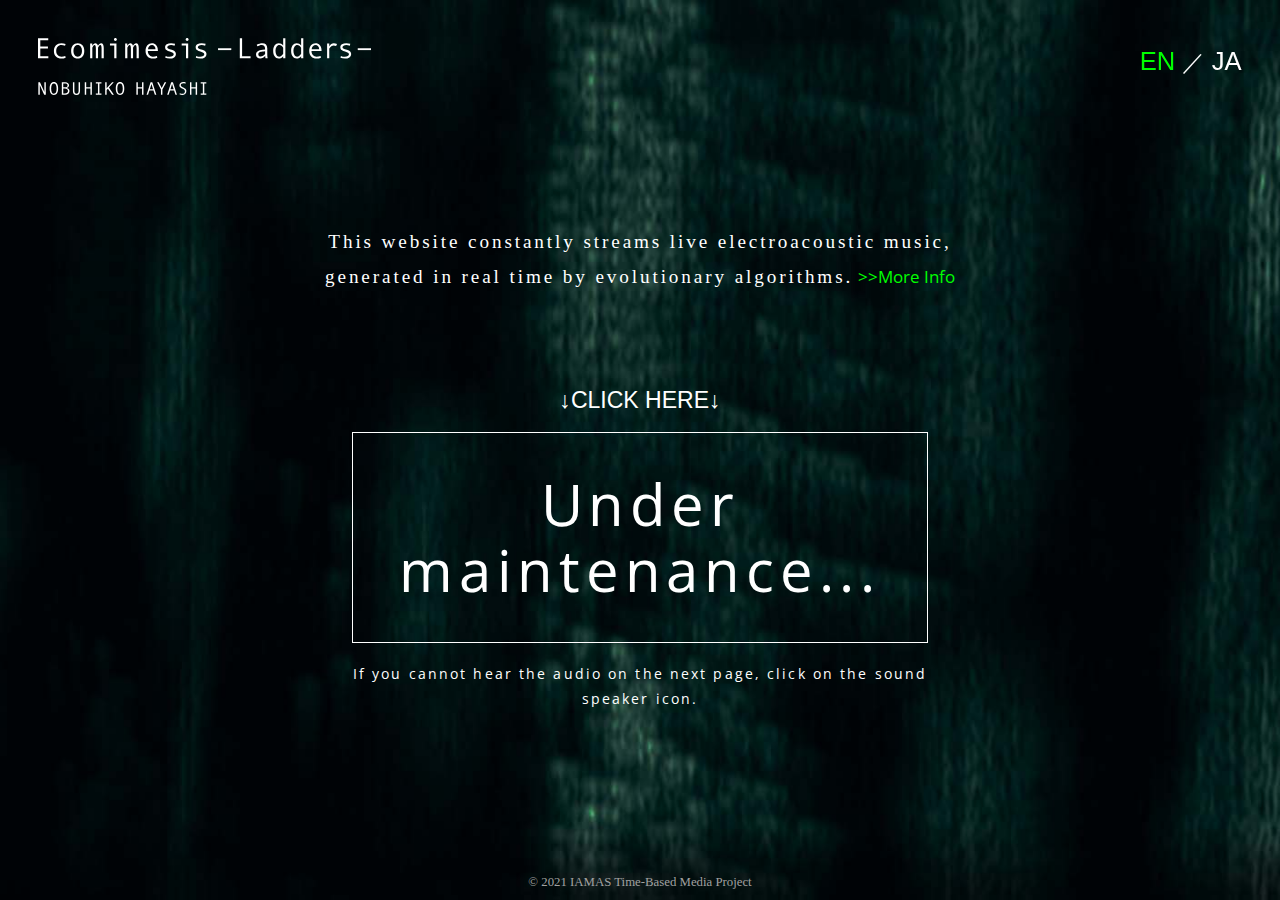
<file: index.html>
<!DOCTYPE html>
<html lang="en">
<head>
    <meta charset="utf-8">
    <title>Ecomimesis —Ladders—</title>
    <link href="destyle.css" rel="stylesheet" />
    <link href="style_ind.css" rel="stylesheet" />
    <!-- google font -->
    <link rel="preconnect" href="https://fonts.googleapis.com">
    <link rel="preconnect" href="https://fonts.gstatic.com" crossorigin>
    <link href="https://fonts.googleapis.com/css2?family=Open+Sans:wght@300&display=swap" rel="stylesheet">
    <link href="https://fonts.googleapis.com/css2?family=Open+Sans:wght@300&family=Shippori+Mincho:wght@500&display=swap" rel="stylesheet">
    <!-- google font -->
    <meta name="description" content=""Ecomimesis —Ladders—" by Nobuhiko Hayashi. This website constantly streams live electroacoustic music, generated in real time by evolutionary algorithms." />
    <meta name="keywords" content="Ecomimesis, Ladders, genetic algorism, genelative music IAMAS, Hayashi Nobuhiko" />
    <meta name="viewport" content="widght=360">
    
</head>
    <link rel="icon" href="favicon.ico">
<body>
    <div class="parent">
      <div class="child child1">
        <div class="grandchild grandchild1-1">
          <a href="index.html">
          <img src="img/ecomimesis_titleLogo.svg">
          </a>
        </div>
        <div class="grandchild grandchild1-2">
          <nobr style="color:#00ff00;">
            EN
          </nobr>
          <nobr style="font-size:90%;">
            ／
          </nobr>
          <a href="index_ja.html">
            <nobr>
              JA
            </nobr>
          </a> 
        </div>
      </div>
      <div class="child child2">
        <p><span style="letter-spacing: 0.15em;">This website constantly streams live electroacoustic music, generated in real time by evolutionary algorithms.</span>
          <a href="info.html"><span style="font-family: 'Open Sans', sans-serif;
              font-size:90%; color:#00ff00; text-align: right;" class="moreInfo">>>More Info
          </span></a>
        </p>
      </div>
      <div class="child child3">      
        <nobr><p>
        ↓CLICK HERE↓
        </p></nobr>
      </div>
      <div class="child child4">
        <div class="btnEf">
          <div class="btn">
          <nobr><!--<a href="http://202.43.245.239/">
            LIVE STREAMING
          </a>--></nobr>
            Under maintenance...
          </div>
        </div>  
      </div>
      <div class="child child5">
        <p>If you cannot hear the audio on the next page, click on the sound speaker icon.
        </p>
      </div>  
    </div>
    <div class="copy">
      <nobr><span style="font-family:'Times New Roman', 'Times'; font-size:100%;">&copy;</span> 2021 IAMAS Time-Based Media Project</nobr>
  </div>

</body>
</html>
</file>
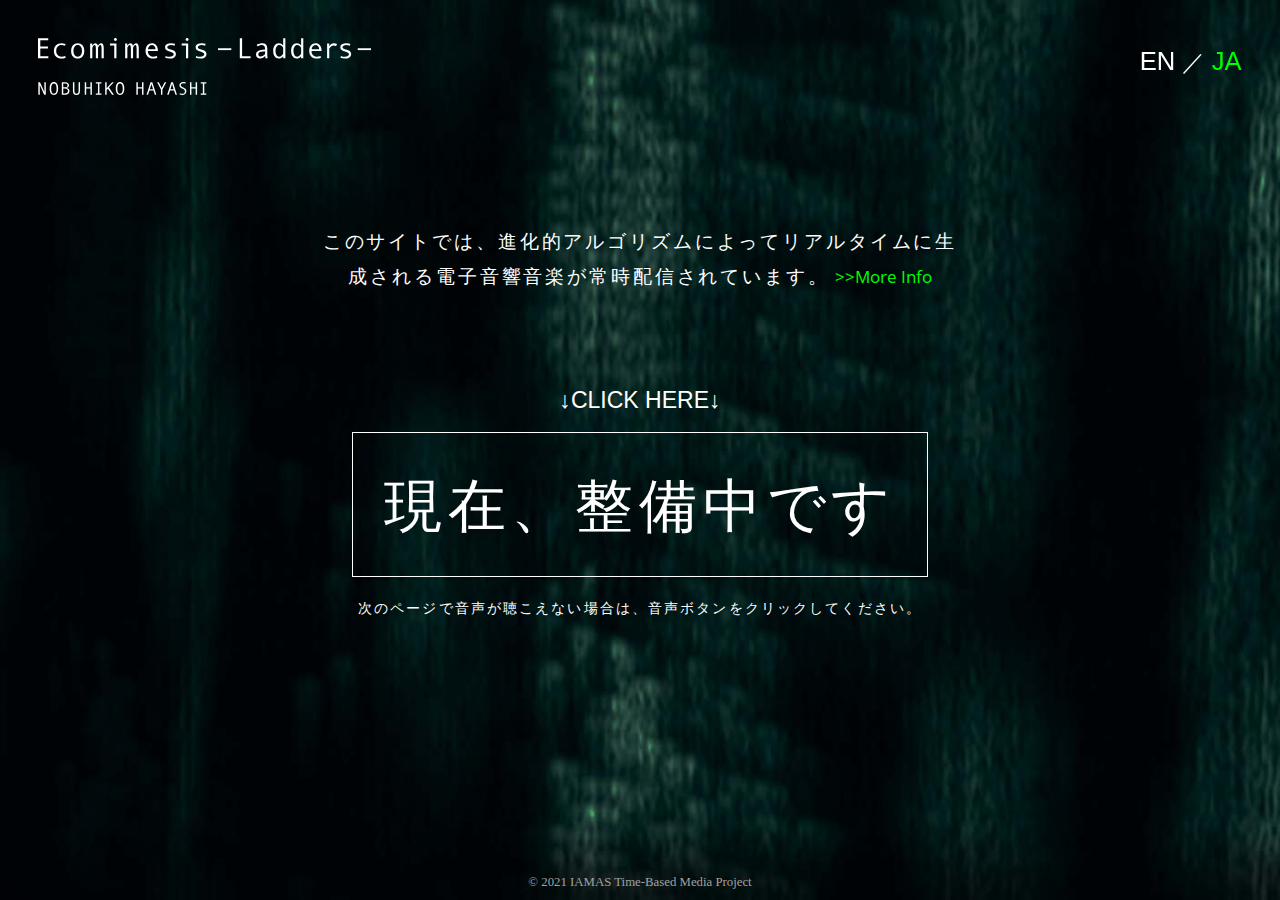
<file: index_ja.html>
<!DOCTYPE html>
<html lang="ja">
<head>
    <meta charset="utf-8">
    <title>エコミメシス —梯子—</title>
    <link href="destyle.css" rel="stylesheet" />
    <link href="style_ind_ja.css" rel="stylesheet" />
    <!-- google font -->
    <link rel="preconnect" href="https://fonts.googleapis.com">
    <link rel="preconnect" href="https://fonts.gstatic.com" crossorigin>
    <link href="https://fonts.googleapis.com/css2?family=Open+Sans:wght@300&display=swap" rel="stylesheet">
    <link href="https://fonts.googleapis.com/css2?family=Open+Sans:wght@300&family=Shippori+Mincho:wght@500&display=swap" rel="stylesheet">
    <!-- google font -->
    <meta name="description" content="林暢彦《エコミメシス —梯子—》このサイトでは、進化的アルゴリズムによってリアルタイムに生成される電子音響音楽が常時配信されています。" />
    <meta name="keywords" content="Ecomimesis, Ladders, music, エコミメシス, 梯子, Hayashi Nobuhiko, 林暢彦, はやしのぶひこ" />
    <meta name="viewport" content="widght=360">
    
</head>
    <link rel="icon" href="favicon.ico">
<body>
    <div class="parent">
      <div class="child child1">
        <div class="grandchild grandchild1-1">
          <a href="index_ja.html">
          <img src="img/ecomimesis_titleLogo.svg">
          </a>
        </div>
        <div class="grandchild grandchild1-2">
            <a href="index.html">
              <nobr>
                EN
              </nobr>
            </a> 
              <nobr style="font-size:90%;">
                ／
              </nobr>
              <nobr style="color:#00ff00;">
                JA
              </nobr>
        </div>
      </div>
      <div class="child child2">
        <p><span style="letter-spacing: 0.15em;">このサイトでは、進化的アルゴリズムによってリアルタイムに生成される電子音響音楽が常時配信されています。</span>
          <a href="info_ja.html"><span style="font-family: 'Open Sans', sans-serif;  
              font-size:90%; color:#00ff00; text-align: right;" class="moreInfo">>>More Info
          </span></a>
        </p>
      </div>
      <div class="child child3">      
        <nobr><p>
        ↓CLICK HERE↓
        </p></nobr>
      </div>
      <div class="child child4">
        <div class="btnEf">
          <div class="btn">
          <nobr><!--<a href="http://202.43.245.239/">
            LIVE STREAMING
          </a>--></nobr>
              現在、整備中です
          </div>
        </div>  
      </div>
      <div class="child child5">
        <p>次のページで音声が聴こえない場合は、音声ボタンをクリックしてください。
        </p>
      </div>  
    </div>
    <div class="copy">
      <nobr><span style="font-family:'Times New Roman', 'Times'; font-size:100%;">&copy;</span> 2021 IAMAS Time-Based Media Project</nobr>
  </div>
</body>
</html>
</file>
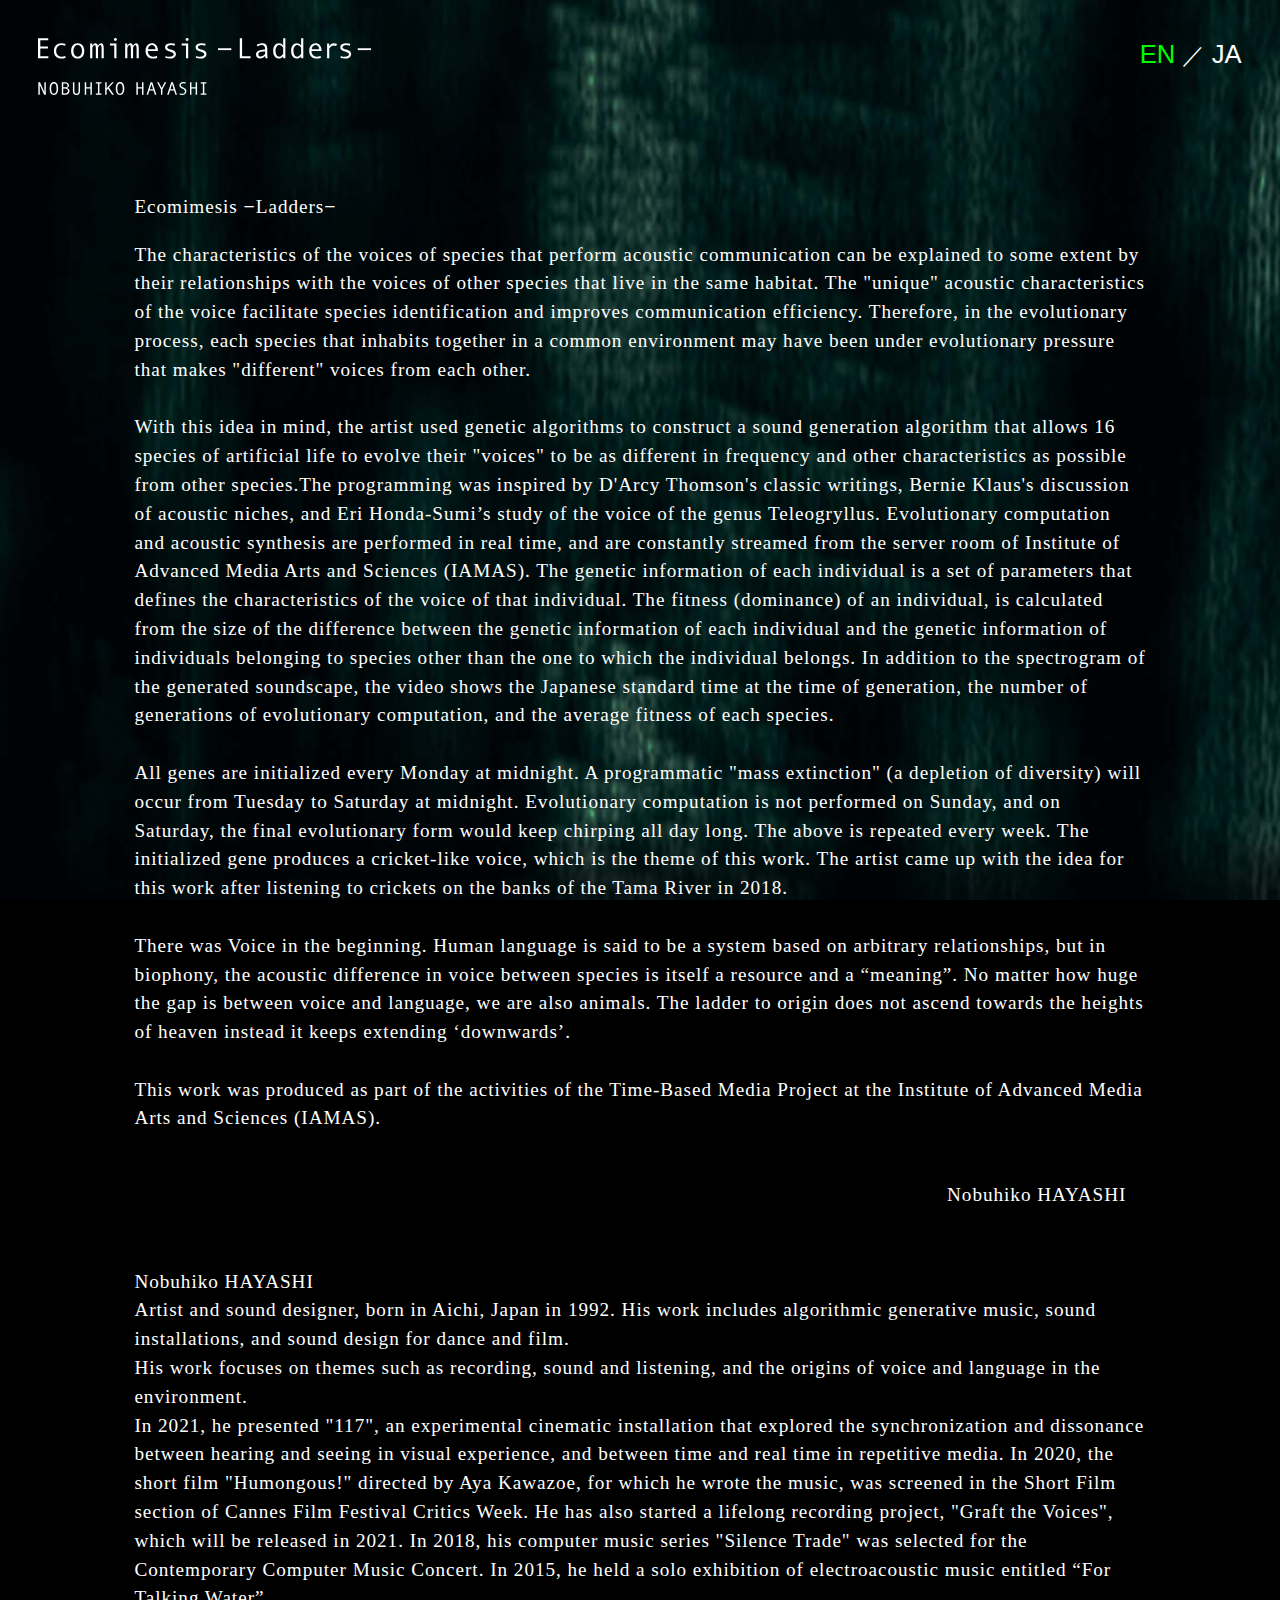
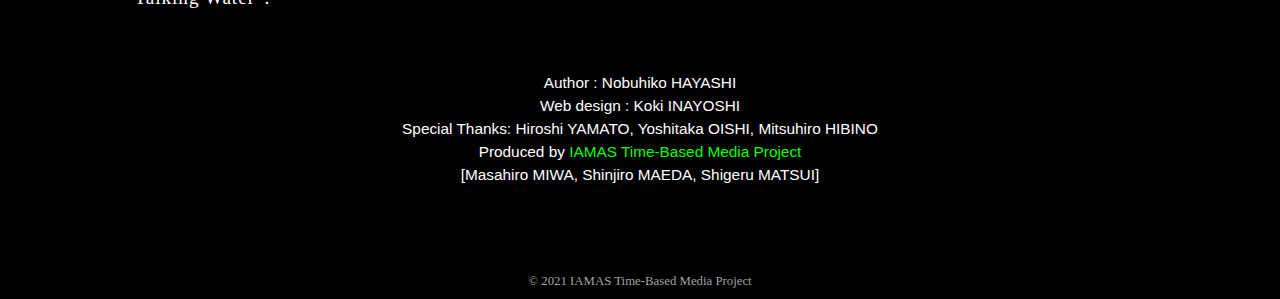
<file: info.html>
<!DOCTYPE html>
<html lang="en">
<head>
    <meta charset="utf-8">
    <title>ecomimesis_ja</title>
    <link href="destyle.css" rel="stylesheet" />
    <link href="style_inf.css" rel="stylesheet" />
    <!-- google font -->
    <link rel="preconnect" href="https://fonts.googleapis.com">
    <link rel="preconnect" href="https://fonts.gstatic.com" crossorigin>
    <link href="https://fonts.googleapis.com/css2?family=Open+Sans:wght@300&display=swap" rel="stylesheet">
    <link href="https://fonts.googleapis.com/css2?family=Open+Sans:wght@300&family=Shippori+Mincho:wght@500&display=swap" rel="stylesheet">
    <!-- google font -->
    <meta name="description" content="The characteristics of the voices of species that perform acoustic communication can be explained to some extent by their relationships with the voices of other species that live in the same habitat. The "unique" acoustic characteristics of the voice facilitate species identification and improves communication efficiency. Therefore, in the evolutionary process, each species that inhabits together in a common environment may have been under evolutionary pressure that makes "different" voices from each other." />
    <meta name="keywords" content="Ecomimesis, Ladders, music, エコミメシス, 梯子, Hayashi Nobuhiko, 林暢彦, はやしのぶひこ" />
    <meta name="viewport" content="widght=360">
        <title>Ecomimesis —Ladders— info</title>
</head>
    <link rel="icon" href="favicon.ico">
<body>
    <div class="parent">
      <div class="child child1">
        <div class="grandchild grandchild1-1">
          <a href="index.html">
          <img src="img/ecomimesis_titleLogo.svg">
          </a>
        </div>
        <div class="grandchild grandchild1-2">
          <nobr style="color:#00ff00;">
            EN
          </nobr>
          <nobr style="font-size:90%;">
            ／
          </nobr>
          <a href="info_ja.html">
            <nobr>
              JA
            </nobr>
          </a> 
        </div>
      </div>
      <div class="text">
        <div class="sum_prof">
            <br></br>
            <p style="margin-bottom:1em;">
                Ecomimesis <span style="font-family: Noto Sans JP, sans-serif;">−</span>Ladders<span style="font-family: Noto Sans JP, sans-serif;">−</span>
            </p>
        
            <p>
                The characteristics of the voices of species that perform acoustic communication can be explained to some extent by their relationships with the voices of other species that live in the same habitat. The "unique" acoustic characteristics of the voice facilitate species identification and improves communication efficiency. Therefore, in the evolutionary process, each species that inhabits together in a common environment may have been under evolutionary pressure that makes "different" voices from each other.
            </p><br>
            <p>
                With this idea in mind, the artist used genetic algorithms to construct a sound generation algorithm that allows 16 species of artificial life to evolve their "voices" to be as different in frequency and other characteristics as possible from other species.The programming was inspired by D'Arcy Thomson's classic writings, Bernie Klaus's discussion of acoustic niches, and Eri Honda-Sumi’s study of the voice of the genus Teleogryllus. Evolutionary computation and acoustic synthesis are performed in real time, and are constantly streamed from the server room of Institute of Advanced Media Arts and Sciences (IAMAS). The genetic information of each individual is a set of parameters that defines the characteristics of the voice of that individual. The fitness (dominance) of an individual, is calculated from the size of the difference between the genetic information of each individual and the genetic information of individuals belonging to species other than the one to which the individual belongs. In addition to the spectrogram of the generated soundscape, the video shows the Japanese standard time at the time of generation, the number of generations of evolutionary computation, and the average fitness of each species.
            </p><br>
            <p>
                All genes are initialized every Monday at midnight. A programmatic "mass extinction" (a depletion of diversity) will occur from Tuesday to Saturday at midnight. Evolutionary computation is not performed on Sunday, and on Saturday, the final evolutionary form would keep chirping all day long. The above is repeated every week. The initialized gene produces a cricket-like voice, which is the theme of this work. The artist came up with the idea for this work after listening to crickets on the banks of the Tama River in 2018. 
            </p></br>  
            <p>
                There was Voice in the beginning. Human language is said to be a system based on arbitrary relationships, but in biophony, the acoustic difference in voice between species is itself a resource and a “meaning”. No matter how huge the gap is between voice and language, we are also animals. The ladder to origin does not ascend towards the heights of heaven instead it keeps extending ‘downwards’.
            </p><br>
            <p>
                This work was produced as part of the activities of the Time-Based Media Project at the Institute of Advanced Media Arts and Sciences (IAMAS).
            </p><br>
            <p style="text-align:right;margin-top:1em;margin-right: 1em;">
            Nobuhiko HAYASHI 
            </p>
            <br></br>

            <p>
            Nobuhiko HAYASHI
            </p>

            <p>
                Artist and sound designer, born in Aichi, Japan in 1992. His work includes algorithmic generative music, sound installations, and sound design for dance and film.<br>
                His work focuses on themes such as recording, sound and listening, and the origins of voice and language in the environment.<br>
                In 2021, he presented "117", an experimental cinematic installation that explored the synchronization and dissonance between hearing and seeing in visual experience, and between time and real time in repetitive media. In 2020, the short film "Humongous!" directed by Aya Kawazoe, for which he wrote the music, was screened in the Short Film section of Cannes Film Festival Critics Week. He has also started a lifelong recording project, "Graft the Voices", which will be released in 2021. In 2018, his computer music series "Silence Trade" was selected for the Contemporary Computer Music Concert. In 2015, he held a solo exhibition of electroacoustic music entitled “For Talking Water”.
            </p>    
            <br></br>
        </div>  
        <div class="cre">
            <p>
            Author : Nobuhiko HAYASHI
            </p>        
            <p>
            Web design : Koki INAYOSHI
            </p>  
            <p>
            Special Thanks: Hiroshi YAMATO, Yoshitaka OISHI, Mitsuhiro HIBINO
            </p>
            <p> 
            Produced by <a href="https://www.iamas.ac.jp/en/projects/time-based-media-project/"><span style="color:#00ff00;" class="link">IAMAS Time-Based Media Project</span></a>
            </p>  
            <p>
            [Masahiro MIWA, Shinjiro MAEDA, Shigeru MATSUI]
            </p>  
        </div>  
        <br></br>
        <br></br>
    </div>
      
    <div class="copy">
      <nobr><span style="font-family:'Times New Roman', 'Times'; font-size:100%;">&copy;</span> 2021 IAMAS Time-Based Media Project</nobr>
  </div>

</body>
</html>
</file>
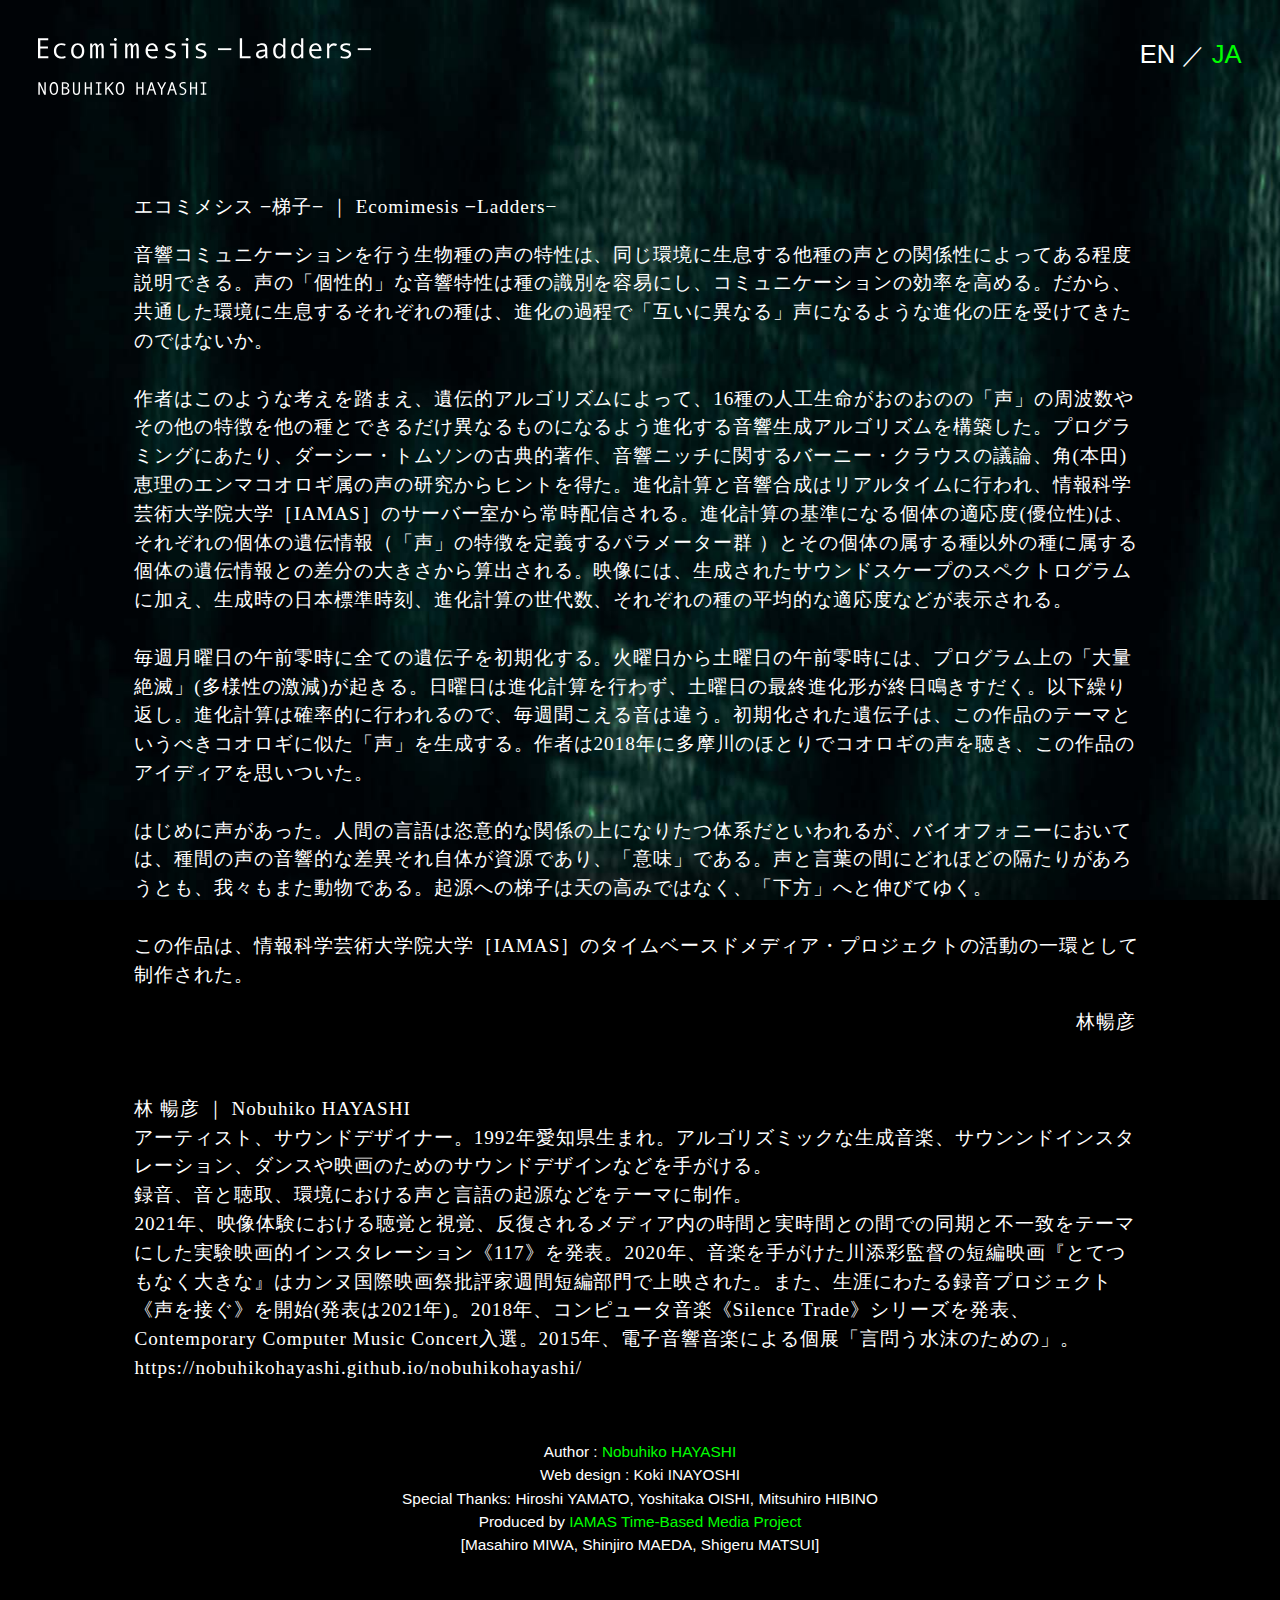
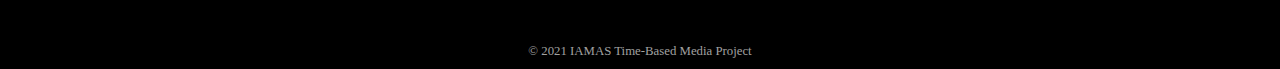
<file: info_ja.html>
<!DOCTYPE html>
<html lang="ja">
<head>
    <meta charset="utf-8">
    <title>ecomimesis_ja</title>
    <link href="destyle.css" rel="stylesheet" />
    <link href="style_inf_ja.css" rel="stylesheet" />
    <!-- google font -->
    <link rel="preconnect" href="https://fonts.googleapis.com">
    <link rel="preconnect" href="https://fonts.gstatic.com" crossorigin>
    <link href="https://fonts.googleapis.com/css2?family=Open+Sans:wght@300&display=swap" rel="stylesheet">
    <link href="https://fonts.googleapis.com/css2?family=Open+Sans:wght@300&family=Shippori+Mincho:wght@500&display=swap" rel="stylesheet">
    <!-- google font -->
    <meta name="description" content="音響コミュニケーションを行う生物種の声の特性は、同じ環境に生息する他種の声との関係性によってある程度説明できる。声の「個性的」な音響特性は種の識別を容易にし、コミュニケーションの効率を高める。だから、共通した環境に生息するそれぞれの種は、進化の過程で「互いに異なる」声になるような進化の圧を受けてきたのではないか。" />
    <meta name="keywords" content="Ecomimesis, Ladders, music, エコミメシス, 梯子, Hayashi Nobuhiko, 林暢彦, はやしのぶひこ" />
    <meta name="viewport" content="widght=360">
        <title>エコミメシス —梯子— info</title>
</head>
    <link rel="icon" href="favicon.ico">
<body>
    <div class="parent">
      <div class="child child1">
        <div class="grandchild grandchild1-1">
          <a href="index_ja.html">
          <img src="img/ecomimesis_titleLogo.svg">
          </a>
        </div>
        <div class="grandchild grandchild1-2">
            <a href="info.html">
              <nobr>
                EN
              </nobr>
            </a> 
              <nobr style="font-size:90%;">
                ／
              </nobr>
              <nobr style="color:#00ff00;">
                JA
              </nobr>
        </div>
      </div>
      <div class="text">
        <div class="sum_prof">
            <br></br>

            <p style="margin-bottom:1em;">
                エコミメシス <span style="font-family: Noto Sans JP, sans-serif;">−</span>梯子<span style="font-family: Noto Sans JP, sans-serif;">−</span> ｜  Ecomimesis <span style="font-family: Noto Sans JP, sans-serif;">−</span>Ladders<span style="font-family: Noto Sans JP", sans-serif;>−</span>
            </p>
        
            <p>
                音響コミュニケーションを行う生物種の声の特性は、同じ環境に生息する他種の声との関係性によってある程度説明できる。声の「個性的」な音響特性は種の識別を容易にし、コミュニケーションの効率を高める。だから、共通した環境に生息するそれぞれの種は、進化の過程で「互いに異なる」声になるような進化の圧を受けてきたのではないか。<br></br>
                作者はこのような考えを踏まえ、遺伝的アルゴリズムによって、16種の人工生命がおのおのの「声」の周波数やその他の特徴を他の種とできるだけ異なるものになるよう進化する音響生成アルゴリズムを構築した。プログラミングにあたり、ダーシー・トムソンの古典的著作、音響ニッチに関するバーニー・クラウスの議論、角(本田)恵理のエンマコオロギ属の声の研究からヒントを得た。進化計算と音響合成はリアルタイムに行われ、情報科学芸術大学院大学［IAMAS］のサーバー室から常時配信される。進化計算の基準になる個体の適応度(優位性)は、それぞれの個体の遺伝情報（「声」の特徴を定義するパラメーター群 ）とその個体の属する種以外の種に属する個体の遺伝情報との差分の大きさから算出される。映像には、生成されたサウンドスケープのスペクトログラムに加え、生成時の日本標準時刻、進化計算の世代数、それぞれの種の平均的な適応度などが表示される。<br></br>
                毎週月曜日の午前零時に全ての遺伝子を初期化する。火曜日から土曜日の午前零時には、プログラム上の「大量絶滅」(多様性の激減)が起きる。日曜日は進化計算を行わず、土曜日の最終進化形が終日鳴きすだく。以下繰り返し。進化計算は確率的に行われるので、毎週聞こえる音は違う。初期化された遺伝子は、この作品のテーマというべきコオロギに似た「声」を生成する。作者は2018年に多摩川のほとりでコオロギの声を聴き、この作品のアイディアを思いついた。<br></br>
                はじめに声があった。人間の言語は恣意的な関係の上になりたつ体系だといわれるが、バイオフォニーにおいては、種間の声の音響的な差異それ自体が資源であり、「意味」である。声と言葉の間にどれほどの隔たりがあろうとも、我々もまた動物である。起源への梯子は天の高みではなく、「下方」へと伸びてゆく。<br></br>
                この作品は、情報科学芸術大学院大学［IAMAS］のタイムベースドメディア・プロジェクトの活動の一環として制作された。
            <p>
            <p style="text-align:right;margin-top:1em;margin-right: 0.5em;">
                林暢彦 
            </p>
            <br></br>

            <p>
                林 暢彦 ｜ Nobuhiko HAYASHI
            </p>

            <p>
                アーティスト、サウンドデザイナー。1992年愛知県生まれ。アルゴリズミックな生成音楽、サウンンドインスタレーション、ダンスや映画のためのサウンドデザインなどを手がける。<br>
                録音、音と聴取、環境における声と言語の起源などをテーマに制作。 <br>
                2021年、映像体験における聴覚と視覚、反復されるメディア内の時間と実時間との間での同期と不一致をテーマにした実験映画的インスタレーション《117》を発表。2020年、音楽を手がけた川添彩監督の短編映画『とてつもなく大きな』はカンヌ国際映画祭批評家週間短編部門で上映された。また、生涯にわたる録音プロジェクト《声を接ぐ》を開始(発表は2021年)。2018年、コンピュータ音楽《Silence Trade》シリーズを発表、Contemporary Computer Music Concert入選。2015年、電子音響音楽による個展「言問う水沫のための」。<br>
                <a href="https://nobuhikohayashi.github.io/nobuhikohayashi/">https://nobuhikohayashi.github.io/nobuhikohayashi/</a>
            </p> 
            <br></br>
        </div>  
        <div class="cre">
            <p>
            Author : <a href="https://nobuhikohayashi.github.io/nobuhikohayashi/"><span style="color:#00ff00;" class="link">Nobuhiko HAYASHI</span></a>
            </p>        
            <p>
            Web design : Koki INAYOSHI
            </p>  
            <p>
            Special Thanks: Hiroshi YAMATO, Yoshitaka OISHI, Mitsuhiro HIBINO
            </p>
            <p> 
            Produced by <a href="https://www.iamas.ac.jp/projects/time-based-media-project/"><span style="color:#00ff00;" class="link">IAMAS Time-Based Media Project</span></a>
            </p>  
            <p>
            [Masahiro MIWA, Shinjiro MAEDA, Shigeru MATSUI]
            </p>  
        </div>  
        <br></br>
        <br></br>
    </div>
    <div class="copy">
      <nobr><span style="font-family:'Times New Roman', 'Times'; font-size:100%;">&copy;</span> 2021 IAMAS Time-Based Media Project</nobr>
  </div>
</body>
</html>
</file>
<file: style_ind.css>
@charset "UTF-8";
@import url("destyle.css");

html {
    color: #fff;
}
body {
    font-family: "Noto Sans JP", sans-serif;
    background-color: #000; /* 背景色 */
    background-image: url(img/ecomimesis_home_black.jpg); /* 画像 */
    background-size: cover; /* 全画面 */
    background-attachment: fixed; /* 固定 */
    background-position: center center; /* 縦横中央 */
}
.parent{
    /* background-color: #ccc; */
    display: flex;
    flex-direction: column;
    align-items: center;
}
.child{
    width:100vw;
}
.child1{
    /* background-color: red; */
    position:relative;
	height:15vh;
}
.child2{
    /* background-color: blue; */
    width:50vw;
    height:13vh;
    margin-top: 10vh;
    top:5%;
    font-family: 'Shippori Mincho B1', serif;
    font-size: 1.5vmax;
    text-align:center; 
    line-height: 1.8em;
}
.child3{
    /* background-color: green; */
    /* height:4vh; */
    font-size:1.8vmax;
    text-align:center; 
    margin-top: 5vh;
}
.child4{
    /* background-color: purple; */
    width:45vw;
    /* height:17vh; */
    margin-top: 2vh;
    text-align:center;
}
.child5{
    /* background-color: green; */
    width:45vw;
    /* height:17vh; */
    margin-top: 2vh;
    font-family: 'Open Sans', sans-serif;  
    font-size: 1.1vmax;
    letter-spacing:0.15em;
    text-align:center;
    line-height: 1.8em;
}
.grandchild1-1{
    position:absolute;

    min-width: 30vmax;
    width: 30vmax;
    margin:1%;
    padding:2%;
}
.grandchild1-2{
    text-align:right;
    font-size:2vmax;
    position: fixed;
    z-index: 1;
    top: 1%;
    right: 0px;
    padding: 1%;
    margin: 2%;
}
.btn{
    text-decoration: none;
    font-family: 'Open Sans', sans-serif;  
    font-size: 4.5vw;
    letter-spacing:0.1em;
    border: 1.25px solid #ffffff;
    padding: 3vw 2vw;
}
.btnEf :hover{
    -webkit-transition: all 0.3s ease;
    -moz-transition: all 0.3s ease;
    -o-transition: all 0.3s ease;
    transition: all  0.3s ease;
    transform: scale(1.02, 1.02);
    color: #00ff00;
    border-color:#00ff00;
}
.moreInfo{
    position: relative;
    display: inline-block;
    text-decoration: none;
}
.moreInfo::after {
    position: absolute;
    bottom: 6px;
    left: 0;
    content: '';
    width: 100%;
    height: 1px;
    background: #00ff00;
    transform: scale(0, 1);
    transform-origin: right top;
    transition: transform .3s;
}
.moreInfo:hover::after {
    transform-origin: left top;
    transform: scale(1, 1);
}
.copy {
    font-family:'Times New Roman', 'Times';
    color: #a1a1a1; 
    font-size: 1.0vmax;
    position: absolute;
    top: 98%;
    left: 50%;
    transform: translateY(-50%) translateX(-50%); /* 要素の大きさの半分の距離を左、上方向に移動する */
    -webkit-transform: translateY(-50%) translateX(-50%);
}
</file>
<file: style_ind_ja.css>
@charset "UTF-8";
@import url("destyle.css");

html {
    color: #fff;
}
body {
    font-family: "Noto Sans JP", sans-serif;
    background-color: #000; /* 背景色 */
    background-image: url(img/ecomimesis_home_black.jpg); /* 画像 */
    background-size: cover; /* 全画面 */
    background-attachment: fixed; /* 固定 */
    background-position: center center; /* 縦横中央 */
}
.parent{
    /* background-color: #ccc; */
    display: flex;
    flex-direction: column;
    align-items: center;
}
.child{
    width:100vw;
}
.child1{
    /* background-color: red; */
    position:relative;
	height:15vh;
}
.child2{
    /* background-color: blue; */
    width:50vw;
    height:13vh;
    margin-top: 10vh;
    top:5%;
    font-family: 'Shippori Mincho B1', serif;
    font-size: 1.5vmax;
    text-align:center; 
    line-height: 1.8em;
}
.child3{
    /* background-color: green; */
    /* height:4vh; */
    font-size:1.8vmax;
    text-align:center; 
    margin-top: 5vh;
}
.child4{
    /* background-color: purple; */
    width:45vw;
    /* height:17vh; */
    margin-top: 2vh;
    text-align:center;
}
.child5{
    /* background-color: green; */
    width:45vw;
    /* height:17vh; */
    margin-top: 2vh;
    font-family: 'Open Sans', sans-serif;  
    font-size: 1.1vmax;
    letter-spacing:0.15em;
    text-align:center;
    line-height: 1.8em;
}
.grandchild1-1{
    position:absolute;

    min-width: 30vmax;
    width: 30vmax;
    margin:1%;
    padding:2%;
}
.grandchild1-2{
    text-align:right;
    font-size:2vmax;
    position: fixed;
    z-index: 1;
    top: 1%;
    right: 0px;
    padding: 1%;
    margin: 2%;
}
.btn{
    text-decoration: none;
    font-family: 'Open Sans', sans-serif;  
    font-size: 4.5vw;
    letter-spacing:0.1em;
    border: 1.25px solid #ffffff;
    padding: 3vw 2vw;
}
.btnEf :hover{
    -webkit-transition: all 0.3s ease;
    -moz-transition: all 0.3s ease;
    -o-transition: all 0.3s ease;
    transition: all  0.3s ease;
    transform: scale(1.02, 1.02);
    color: #00ff00;
    border-color:#00ff00;
}
.moreInfo{
    position: relative;
    display: inline-block;
    text-decoration: none;
}
.moreInfo::after {
    position: absolute;
    bottom: 6px;
    left: 0;
    content: '';
    width: 100%;
    height: 1px;
    background: #00ff00;
    transform: scale(0, 1);
    transform-origin: right top;
    transition: transform .3s;
}
.moreInfo:hover::after {
    transform-origin: left top;
    transform: scale(1, 1);
}
.copy {
    font-family:'Times New Roman', 'Times';
    color: #a1a1a1; 
    font-size: 1.0vmax;
    position: absolute;
    top: 98%;
    left: 50%;
    transform: translateY(-50%) translateX(-50%); /* 要素の大きさの半分の距離を左、上方向に移動する */
    -webkit-transform: translateY(-50%) translateX(-50%);
}
</file>
<file: style_inf.css>
@charset "UTF-8";
@import url("destyle.css");

html {
    color: #fff;
}
body {
    font-family: "Noto Sans JP", sans-serif;
    background-color: #000; /* 背景色 */
    background-image: url(img/ecomimesis_home_black.jpg); /* 画像 */
    background-size: cover; /* 全画面 */
    background-attachment: fixed; /* 固定 */
    background-position: center center; /* 縦横中央 */
}
a {
    word-wrap:break-word;
}
.parent{
    /* background-color: #ccc; */
    display: flex;
    flex-direction: column;
    align-items: center;
}
.child{
    width:100vw;
}
.child1{
    /* background-color: red; */
    position:relative;
	height:15vh;
}
.child2{
    /* background-color: blue; */
    width:50vw;
    height:13vh;
    margin-top: 10vh;
    top:5%;
    font-family: 'Shippori Mincho B1', serif;
    font-size: 1.5vmax;
    text-align:center; 
    line-height: 1.8em;
}
.child3{
    /* background-color: green; */
    /* height:4vh; */
    font-size:1.8vmax;
    text-align:center; 
    margin-top: 5vh;
}
.child4{
    /* background-color: purple; */
    width:45vw;
    /* height:17vh; */
    margin-top: 2vh;
    text-align:center;
}
.child5{
    /* background-color: green; */
    width:45vw;
    /* height:17vh; */
    margin-top: 2vh;
    font-family: 'Open Sans', sans-serif;  
    font-size: 1.1vmax;
    letter-spacing:0.15em;
    text-align:center;
    line-height: 1.8em;
}
.grandchild1-1{
    position:absolute;
    min-width: 30vmax;
    width: 30vmax;
    margin:1%;
    padding:2%;
}
.grandchild1-2{
    text-align:right;
    font-size:2vmax;
    position: absolute;
    z-index: 1;
    top: 1%;
    right: 0px;
    padding: 1%;
    margin: 2%;
}
.copy {
    font-family:'Times New Roman', 'Times';
    color: #a1a1a1;
    font-size: 1.0vmax;
    text-align: center;
    margin-right:auto;
    margin-left:auto;
    padding-bottom:10px;
}
.link{
    position: relative;
    display: inline-block;
    text-decoration: none;
}
.link::after {
    position: absolute;
    bottom: 2px;
    left: 0;
    content: '';
    width: 100%;
    height: 1px;
    background: #00ff00;
    transform: scale(0, 1);
    transform-origin: right top;
    transition: transform .3s;
}
.link:hover::after {
    transform-origin: left top;
    transform: scale(1, 1);
}
.text{
    padding-top:0;
    padding-right:7em;
    padding-left:7em;
    font-size: 1.5vmax;
}
.sum_prof{
    font-family: 'Shippori Mincho B1', serif;
    letter-spacing: 0.05em;
    line-height:1.5em;
}
.cre{
    font-family: 'Source Sans Pro', sans-serif;
    font-size: 1.2vmax;
    line-height:1.5em;
    text-align: center;
}
</file>
<file: style_inf_ja.css>
@charset "UTF-8";
@import url("destyle.css");

html {
    color: #fff;
}
body {
    font-family: "Noto Sans JP", sans-serif;
    background-color: #000; /* 背景色 */
    background-image: url(img/ecomimesis_home_black.jpg); /* 画像 */
    background-size: cover; /* 全画面 */
    background-attachment: fixed; /* 固定 */
    background-position: center center; /* 縦横中央 */
}
a {
    word-wrap:break-word;
}
.parent{
    /* background-color: #ccc; */
    display: flex;
    flex-direction: column;
    align-items: center;
}
.child{
    width:100vw;
}
.child1{
    /* background-color: red; */
    position:relative;
	height:15vh;
}
.child2{
    /* background-color: blue; */
    width:50vw;
    height:13vh;
    margin-top: 10vh;
    top:5%;
    font-family: 'Shippori Mincho B1', serif;
    font-size: 1.5vmax;
    text-align:center; 
    line-height: 1.8em;
}
.child3{
    /* background-color: green; */
    /* height:4vh; */
    font-size:1.8vmax;
    text-align:center; 
    margin-top: 5vh;
}
.child4{
    /* background-color: purple; */
    width:45vw;
    /* height:17vh; */
    margin-top: 2vh;
    text-align:center;
}
.child5{
    /* background-color: green; */
    width:45vw;
    /* height:17vh; */
    margin-top: 2vh;
    font-family: 'Open Sans', sans-serif;  
    font-size: 1.1vmax;
    letter-spacing:0.15em;
    text-align:center;
    line-height: 1.8em;
}
.grandchild1-1{
    position:absolute;
    min-width: 30vmax;
    width: 30vmax;
    margin:1%;
    padding:2%;
}
.grandchild1-2{
    text-align:right;
    font-size:2vmax;
    position: absolute;
    z-index: 1;
    top: 1%;
    right: 0px;
    padding: 1%;
    margin: 2%;
}
.copy {
    font-family:'Times New Roman', 'Times';
    color: #a1a1a1;
    font-size: 1.0vmax;
    text-align: center;
    margin-right:auto;
    margin-left:auto;
    padding-bottom:10px;
}
.link{
    position: relative;
    display: inline-block;
    text-decoration: none;
}
.link::after {
    position: absolute;
    bottom: 2px;
    left: 0;
    content: '';
    width: 100%;
    height: 1px;
    background: #00ff00;
    transform: scale(0, 1);
    transform-origin: right top;
    transition: transform .3s;
}
.link:hover::after {
    transform-origin: left top;
    transform: scale(1, 1);
}
.text{
    padding-top:0;
    padding-right:7em;
    padding-left:7em;
    font-size: 1.5vmax;
}
.sum_prof{
    font-family: 'Shippori Mincho B1', serif;
    letter-spacing: 0.05em;
    line-height:1.5em;
}
.cre{
    font-family: 'Source Sans Pro', sans-serif;
    font-size: 1.2vmax;
    line-height:1.5em;
    text-align: center;
}
</file>
<file: destyle.css>
/*! destyle.css v2.0.2 | MIT License | https://github.com/nicolas-cusan/destyle.css */

/* Reset box-model and set borders */
/* ============================================ */

*,
::before,
::after {
  box-sizing: border-box;
  border-style: solid;
  border-width: 0;
}

/* Document */
/* ============================================ */

/**
 * 1. Correct the line height in all browsers.
 * 2. Prevent adjustments of font size after orientation changes in iOS.
 * 3. Remove gray overlay on links for iOS.
 */

html {
  line-height: 1.15; /* 1 */
  -webkit-text-size-adjust: 100%; /* 2 */
  -webkit-tap-highlight-color: transparent; /* 3*/
}

/* Sections */
/* ============================================ */

/**
 * Remove the margin in all browsers.
 */

body {
  margin: 0;
}

/**
 * Render the `main` element consistently in IE.
 */

main {
  display: block;
}

/* Vertical rhythm */
/* ============================================ */

p,
table,
blockquote,
address,
pre,
iframe,
form,
figure,
dl {
  margin: 0;
}

/* Headings */
/* ============================================ */

h1,
h2,
h3,
h4,
h5,
h6 {
  font-size: inherit;
  line-height: inherit;
  font-weight: inherit;
  margin: 0;
}

/* Lists (enumeration) */
/* ============================================ */

ul,
ol {
  margin: 0;
  padding: 0;
  list-style: none;
}

/* Lists (definition) */
/* ============================================ */

dt {
  font-weight: bold;
}

dd {
  margin-left: 0;
}

/* Grouping content */
/* ============================================ */

/**
 * 1. Add the correct box sizing in Firefox.
 * 2. Show the overflow in Edge and IE.
 */

hr {
  box-sizing: content-box; /* 1 */
  height: 0; /* 1 */
  overflow: visible; /* 2 */
  border-top-width: 1px;
  margin: 0;
  clear: both;
  color: inherit;
}

/**
 * 1. Correct the inheritance and scaling of font size in all browsers.
 * 2. Correct the odd `em` font sizing in all browsers.
 */

pre {
  font-family: monospace, monospace; /* 1 */
  font-size: inherit; /* 2 */
}

address {
  font-style: inherit;
}

/* Text-level semantics */
/* ============================================ */

/**
 * Remove the gray background on active links in IE 10.
 */

a {
  background-color: transparent;
  text-decoration: none;
  color: inherit;
}

/**
 * 1. Remove the bottom border in Chrome 57-
 * 2. Add the correct text decoration in Chrome, Edge, IE, Opera, and Safari.
 */

abbr[title] {
  text-decoration: underline; /* 2 */
  text-decoration: underline dotted; /* 2 */
}

/**
 * Add the correct font weight in Chrome, Edge, and Safari.
 */

b,
strong {
  font-weight: bolder;
}

/**
 * 1. Correct the inheritance and scaling of font size in all browsers.
 * 2. Correct the odd `em` font sizing in all browsers.
 */

code,
kbd,
samp {
  font-family: monospace, monospace; /* 1 */
  font-size: inherit; /* 2 */
}

/**
 * Add the correct font size in all browsers.
 */

small {
  font-size: 80%;
}

/**
 * Prevent `sub` and `sup` elements from affecting the line height in
 * all browsers.
 */

sub,
sup {
  font-size: 75%;
  line-height: 0;
  position: relative;
  vertical-align: baseline;
}

sub {
  bottom: -0.25em;
}

sup {
  top: -0.5em;
}

/* Embedded content */
/* ============================================ */

/**
 * Prevent vertical alignment issues.
 */

img,
embed,
object,
iframe {
  vertical-align: bottom;
}

/* Forms */
/* ============================================ */

/**
 * Reset form fields to make them styleable
 */

button,
input,
optgroup,
select,
textarea {
  -webkit-appearance: none;
  appearance: none;
  vertical-align: middle;
  color: inherit;
  font: inherit;
  background: transparent;
  padding: 0;
  margin: 0;
  outline: 0;
  border-radius: 0;
  text-align: inherit;
}

/**
 * Reset radio and checkbox appearance to preserve their look in iOS.
 */

[type="checkbox"] {
  -webkit-appearance: checkbox;
  appearance: checkbox;
}

[type="radio"] {
  -webkit-appearance: radio;
  appearance: radio;
}

/**
 * Show the overflow in IE.
 * 1. Show the overflow in Edge.
 */

button,
input {
  /* 1 */
  overflow: visible;
}

/**
 * Remove the inheritance of text transform in Edge, Firefox, and IE.
 * 1. Remove the inheritance of text transform in Firefox.
 */

button,
select {
  /* 1 */
  text-transform: none;
}

/**
 * Correct the inability to style clickable types in iOS and Safari.
 */

button,
[type="button"],
[type="reset"],
[type="submit"] {
  cursor: pointer;
  -webkit-appearance: none;
  appearance: none;
}

button[disabled],
[type="button"][disabled],
[type="reset"][disabled],
[type="submit"][disabled] {
  cursor: default;
}

/**
 * Remove the inner border and padding in Firefox.
 */

button::-moz-focus-inner,
[type="button"]::-moz-focus-inner,
[type="reset"]::-moz-focus-inner,
[type="submit"]::-moz-focus-inner {
  border-style: none;
  padding: 0;
}

/**
 * Restore the focus styles unset by the previous rule.
 */

button:-moz-focusring,
[type="button"]:-moz-focusring,
[type="reset"]:-moz-focusring,
[type="submit"]:-moz-focusring {
  outline: 1px dotted ButtonText;
}

/**
 * Remove arrow in IE10 & IE11
 */

select::-ms-expand {
  display: none;
}

/**
 * Remove padding
 */

option {
  padding: 0;
}

/**
 * Reset to invisible
 */

fieldset {
  margin: 0;
  padding: 0;
  min-width: 0;
}

/**
 * 1. Correct the text wrapping in Edge and IE.
 * 2. Correct the color inheritance from `fieldset` elements in IE.
 * 3. Remove the padding so developers are not caught out when they zero out
 *    `fieldset` elements in all browsers.
 */

legend {
  color: inherit; /* 2 */
  display: table; /* 1 */
  max-width: 100%; /* 1 */
  padding: 0; /* 3 */
  white-space: normal; /* 1 */
}

/**
 * Add the correct vertical alignment in Chrome, Firefox, and Opera.
 */

progress {
  vertical-align: baseline;
}

/**
 * Remove the default vertical scrollbar in IE 10+.
 */

textarea {
  overflow: auto;
}

/**
 * Correct the cursor style of increment and decrement buttons in Chrome.
 */

[type="number"]::-webkit-inner-spin-button,
[type="number"]::-webkit-outer-spin-button {
  height: auto;
}

/**
 * 1. Correct the outline style in Safari.
 */

[type="search"] {
  outline-offset: -2px; /* 1 */
}

/**
 * Remove the inner padding in Chrome and Safari on macOS.
 */

[type="search"]::-webkit-search-decoration {
  -webkit-appearance: none;
}

/**
 * 1. Correct the inability to style clickable types in iOS and Safari.
 * 2. Change font properties to `inherit` in Safari.
 */

::-webkit-file-upload-button {
  -webkit-appearance: button; /* 1 */
  font: inherit; /* 2 */
}

/**
 * Clickable labels
 */

label[for] {
  cursor: pointer;
}

/* Interactive */
/* ============================================ */

/*
 * Add the correct display in Edge, IE 10+, and Firefox.
 */

details {
  display: block;
}

/*
 * Add the correct display in all browsers.
 */

summary {
  display: list-item;
}

/*
 * Remove outline for editable content.
 */

[contenteditable] {
  outline: none;
}

/* Table */
/* ============================================ */

table {
  border-collapse: collapse;
  border-spacing: 0;
}

caption {
  text-align: left;
}

td,
th {
  vertical-align: top;
  padding: 0;
}

th {
  text-align: left;
  font-weight: bold;
}

/* Misc */
/* ============================================ */

/**
 * Add the correct display in IE 10+.
 */

template {
  display: none;
}

/**
 * Add the correct display in IE 10.
 */

[hidden] {
  display: none;
}
</file>
